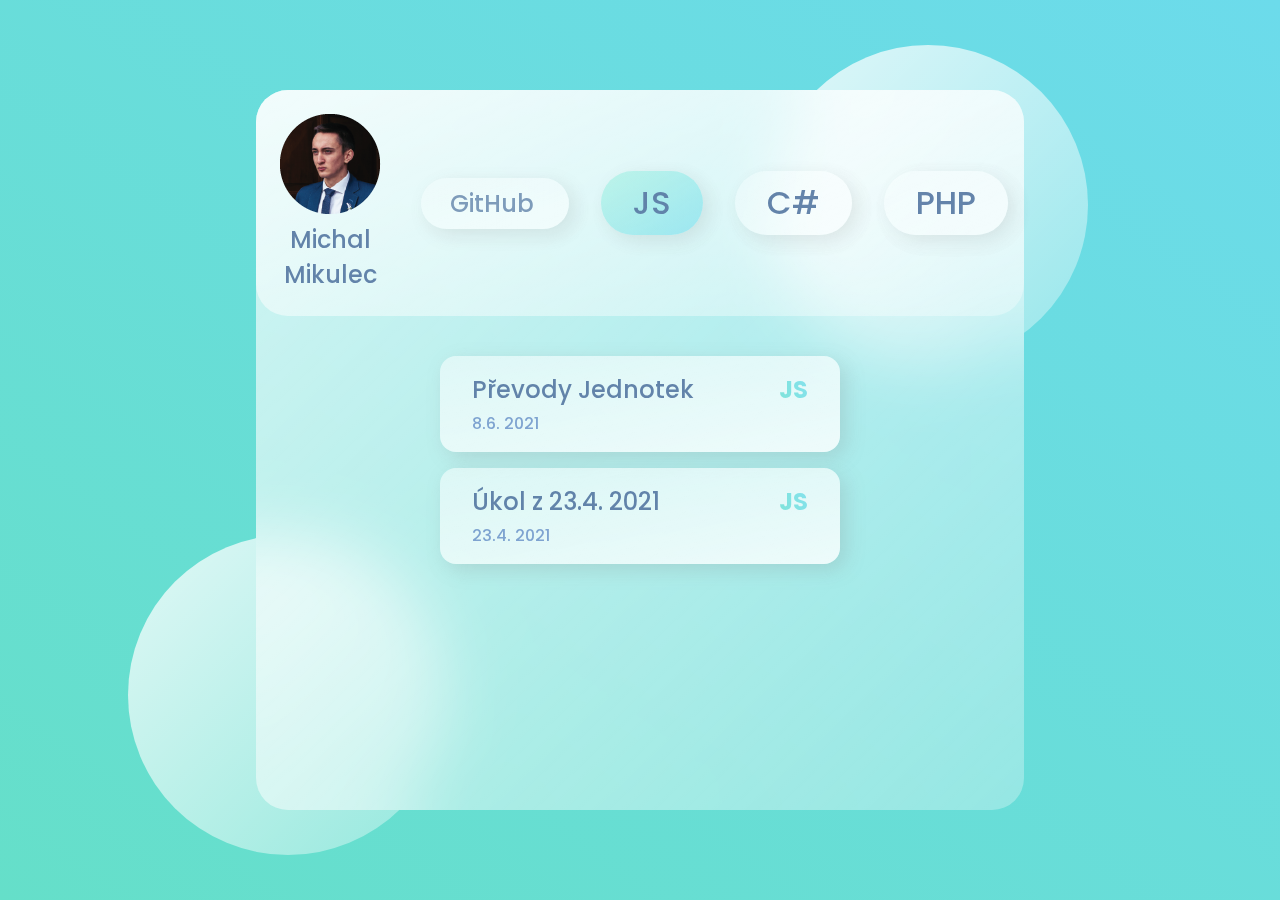
<file: index.html>
<!DOCTYPE html>
<html lang="en" dir="ltr">
  <head>
    <!-- Meta tags -->
    <meta charset="utf-8">
    <meta name="viewport" content="width=device-width, initial-scale=1.0" />

    <!-- Favicon and title -->
    <link rel="icon" href="/resources/fav.png" />
    <title>Mikulec</title>

    <!-- jQuery -->
    <script src="https://ajax.googleapis.com/ajax/libs/jquery/3.5.1/jquery.min.js"></script>
    <!-- Google Fonts -->
    <link rel="preconnect" href="https://fonts.gstatic.com" />
    <link href="https://fonts.googleapis.com/css2?family=Poppins:wght@400;500;700&display=swap" rel="stylesheet" />
    <!-- Fontawesome -->
    <link rel="stylesheet" href="https://cdnjs.cloudflare.com/ajax/libs/font-awesome/5.15.3/css/all.min.css" integrity="sha512-iBBXm8fW90+nuLcSKlbmrPcLa0OT92xO1BIsZ+ywDWZCvqsWgccV3gFoRBv0z+8dLJgyAHIhR35VZc2oM/gI1w==" crossorigin="anonymous" referrerpolicy="no-referrer" />
    <!-- Google Fonts Icons -->
    <link href="https://fonts.googleapis.com/icon?family=Material+Icons" rel="stylesheet" />
    <!-- Custom CSS & JS -->
    <link rel="stylesheet" href="/resources/css.css" /><!-- https://github.com/developedbyed/glass-website -->
    <script src="/resources/js.js" charset="utf-8"></script>

  </head>
  <body>
    <main>
      <div class="glass">

        <div class="dashboard">
          <a href="/pepega" class="user">
            <img src="/resources/me.png" alt="" />
            <h2>Michal Mikulec</h2>
          </a>
          <a href="https://github.com/CNDRD/mikulecmichal.wz.cz/" class="btn github">
            <h2>GitHub <i class="fab fa-github-alt"></i></h2>
          </a>
          <div class="switch-buttons">
            <button class="btn active" id="js" onclick="amogus('js')">JS</button>
            <button class="btn" id="csharp" onclick="amogus('csharp')">C#</button>
            <button class="btn" id="php" onclick="amogus('php')">PHP</button>
          </div>
        </div>

        <!-- JS Cards start -->
        <div class="cards" id='jsCards'>

          <a href="/js/maturita_dec_to_bin" class="card">
            <div class="card-info">
              <h2>Převody Jednotek</h2>
              <p>8.6. 2021</p>
            </div>
            <h2 class="badge">JS</h2>
          </a>

          <a href="/js/ukol_z_23-4-2021" class="card">
            <div class="card-info">
              <h2>Úkol z 23.4. 2021</h2>
              <p>23.4. 2021</p>
            </div>
            <h2 class="badge">JS</h2>
          </a>

        </div>
        <!-- JS Cards end -->

        <!-- C# Cards start -->
        <div class="cards d-none" id='csharpCards'>

          <a href="/csharp/panna_nebo_orel/mikulec.zip" class="card">
            <div class="card-info">
              <h2>Panna nebo orel</h2>
              <p>Úkol z 26.3. 2021 <kbd>.ZIP</kbd> </p>
            </div>
            <h2 class="badge">C#</h2>
          </a>

          <a href="/csharp/2021_03_08_domaci_ukol/sauce.zip" class="card">
            <div class="card-info">
              <h2>Blikací ASCII art text</h2>
              <p>Úkol z 8.3. 2021 <kbd>.ZIP</kbd> </p>
            </div>
            <h2 class="badge">C#</h2>
          </a>

        </div>
        <!-- C# Cards end -->

        <!-- PHP Cards start -->
        <div class="cards d-none" id='phpCards'>

          <a href="/php/maturita_mail" class="card">
            <div class="card-info">
              <h2>Maturita Email</h2>
              <p>8.6. 2021</p>
            </div>
            <h2 class="badge">PHP</h2>
          </a>

          <a href="/php/ukol_do_28-2-2021" class="card">
            <div class="card-info">
              <h2>Úkol do 28.2. 2021</h2>
              <p>19.2. 2021</p>
            </div>
            <h2 class="badge">PHP</h2>
          </a>

          <a href="/php/ukol_do_28-2-2021" class="card">
            <div class="card-info">
              <h2>RGB na HEX</h2>
              <p>19.2. 2021</p>
            </div>
            <h2 class="badge">PHP</h2>
          </a>

          <a href="/php/ukol_do_28-2-2021" class="card">
            <div class="card-info">
              <h2>Práce s polem</h2>
              <p>19.2. 2021</p>
            </div>
            <h2 class="badge">PHP</h2>
          </a>

          <a href="/php/ukol_do_28-2-2021" class="card">
            <div class="card-info">
              <h2>Generování tabulky</h2>
              <p>8.2. 2021</p>
            </div>
            <h2 class="badge">PHP</h2>
          </a>

          <a href="/php/ukol_do_28-2-2021" class="card">
            <div class="card-info">
              <h2>Zadání RGB čísel</h2>
              <p>5.2. 2021</p>
            </div>
            <h2 class="badge">PHP</h2>
          </a>

          <a href="/php/ukol_do_28-2-2021" class="card">
            <div class="card-info">
              <h2><i>Kalkulačka</i> dvou čísel</h2>
              <p>25.1. 2021</p>
            </div>
            <h2 class="badge">PHP</h2>
          </a>

          <a href="/php/ukol_do_28-2-2021" class="card">
            <div class="card-info">
              <h2>Součet dvou čísel</h2>
              <p>22.1. 2021</p>
            </div>
            <h2 class="badge">PHP</h2>
          </a>
        </div>
        <!-- PHP Cards end -->

      </div>
    </main>
    <div class="circle1"></div>
    <div class="circle2"></div>
    <!--WZ-REKLAMA-1.0-->
  </body>
</html>
</file>
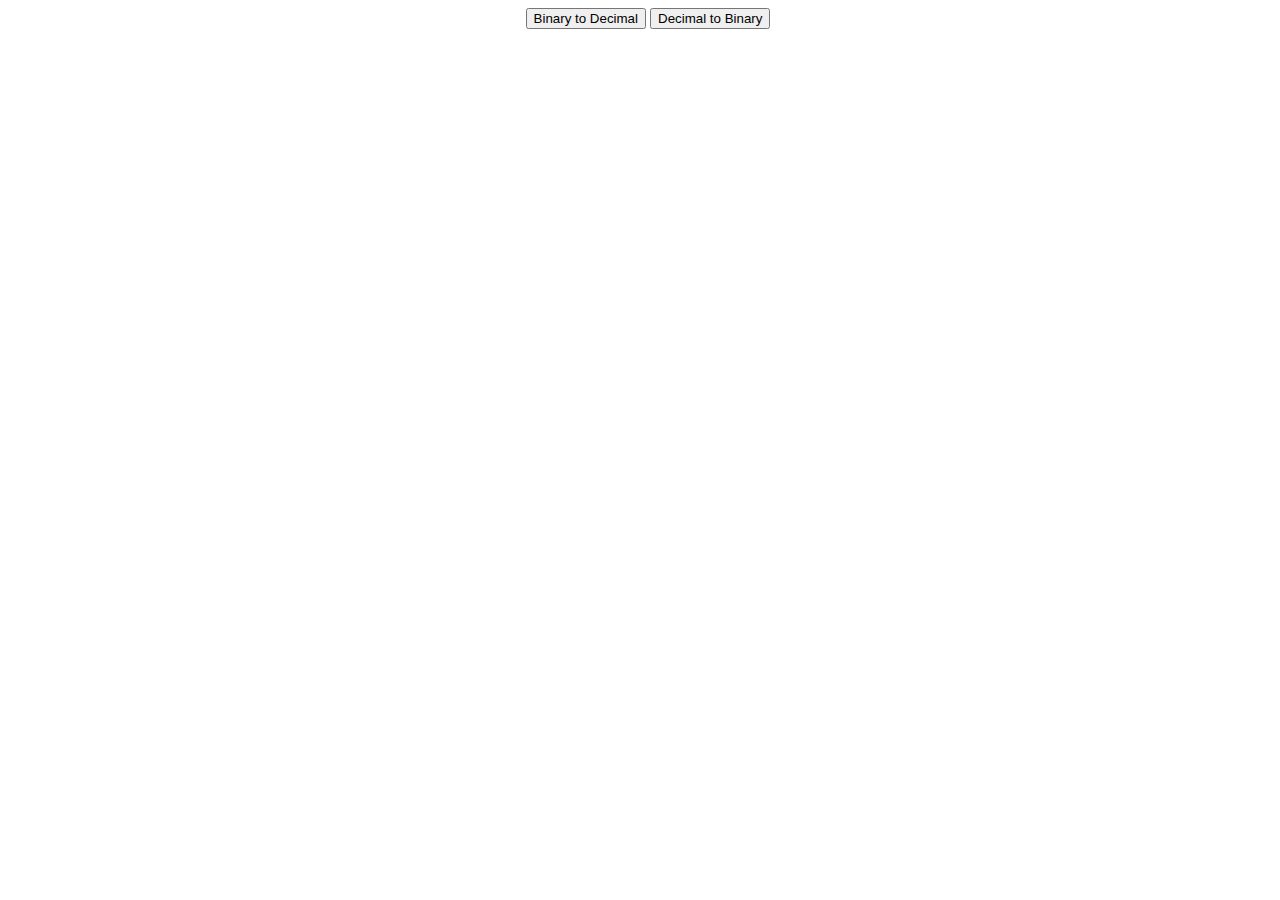
<file: js/maturita_dec_to_bin/index.html>
<!DOCTYPE html>
<html lang="en" dir="ltr" style="width:100%">
  <head>
    <meta charset="utf-8">
    <title>Převody Jednotek</title>

    <style media="screen">
      #zapis{
        text-align:center;
      }
    </style>

  </head>
  <body style="width:100%">

    <center>
      <button type="button" onclick="binToDec()">Binary to Decimal</button>
      <button type="button" onclick="decToBin()">Decimal to Binary</button>
    </center>

    <div id="zapis"></div>


    <script type="text/javascript">
      function binToDec(){
        document.getElementById("zapis").innerHTML = "";

        let zadane = prompt("Zadejte číslo pro převod:");
        while (zadane != parseInt(zadane) || parseInt(zadane) < 0 || parseInt(zadane) > 15) {
          zadane = prompt("Zadejte ČÍSLO pro převod (0-15):");
        }

        let z = parseInt(zadane);

        let a = parseInt( z % 2 );
        let a1 = Math.floor( z / 2 );

        let b = parseInt( a1 % 2 );
        let b1 = Math.floor( a1 / 2 );

        let c = parseInt( b1 % 2 );
        let c1 = Math.floor( b1 / 2 );

        let d = parseInt( c1 % 2 );

        document.getElementById("zapis").innerHTML = `${d}${c}${b}${a}`;
      };

      function decToBin(){
        document.getElementById("zapis").innerHTML = "";

        let z = prompt("Zadejte číslo pro převod:");
        while (z != parseInt(z) || parseInt(z) < 0 || parseInt(z) > 1111) {
          z = prompt("Zadejte ČÍSLO pro převod (0000-1111):");
        }

        z = parseInt(z);

        let a = parseInt( z % 10 * 1 );
        let b = parseInt( z / 10 % 10 * 2 );
        let c = parseInt( z / 100 % 10 * 4 );
        let d = parseInt( z / 1000 * 8 );

        document.getElementById("zapis").innerHTML = `${a + b + c + d}`;

      };

    </script>


  </body>
</html>
</file>
<file: resources/css.css>
* {
  margin: 0;
  padding: 0;
  box-sizing: border-box;
}
body{
  overflow: hidden;
}

main {
  font-family: "Poppins", sans-serif;
  min-height: 100vh;
  background: linear-gradient(to right top, #65dfc9, #6cdbeb);
  display: flex;
  align-items: center;
  justify-content: center;
}

h2 {
  color: #426696;
  font-weight: 500;
  opacity: 0.8;
}

kbd {
  font-family: monospace, monospace;
  font-family: SFMono-Regular, Menlo, Monaco, Consolas, "Liberation Mono", "Courier New", monospace;
  font-size: 1rem;
  line-height: 1;
  padding: 0.1rem 0.5rem;
  margin: 0 0.1rem;
  color: rgba(0, 0, 0, 0.85);
  border: 1px solid rgba(0, 0, 0, 0.2);
  border-radius: 0.4rem;
  -webkit-user-select: none;  /* Chrome all / Safari all */
  -moz-user-select: none;     /* Firefox all */
  -ms-user-select: none;      /* IE 10+ */
  user-select: none;
}


.circle1,
.circle2 {
  background: white;
  background: linear-gradient( to right bottom, rgba(255, 255, 255, 0.8), rgba(255, 255, 255, 0.3) );
  height: 20rem;
  width: 20rem;
  position: absolute;
  border-radius: 50%;
}
.circle1 { top: 5%; right: 15%; }
.circle2 { bottom: 5%; left: 10%; }


.btn {
  width: 50%;
  color: #426696;
  background: linear-gradient( to right bottom, rgba(255, 255, 255, 0.3), rgba(255, 255, 255, 0.7) );
  opacity: 0.8;
  font-family: "Poppins", sans-serif;
  font-weight: 500;
  font-size: 2rem;
  margin: 1rem;
  padding: 0.5rem 2rem 0.5rem 2rem;
  border: none;
  border-radius: 2rem;
  box-shadow: 6px 6px 20px rgba(122, 122, 122, 0.212);
  will-change: transform;
  transition: transform 250ms ease;
}
.btn:hover{
  cursor: pointer;
  transform: translateY(-5px);
}
.btn:active {
  outline: none;
  border: none;
}
.btn:focus {
  outline: none;
}
.btn.active {
  background: linear-gradient( to right bottom, rgba(111, 233, 201, 0.4), rgba(108, 219, 235, 0.7) );
}

.btn.github {
  text-decoration: none;
  width: auto;
  font-size: 1rem;
}
.btn.github:hover {
  transform: scale(1.2);
}
.btn.github h2 {
  display: flex;
  flex-direction: row;
  align-items: center;
  justify-content: center;
  flex-wrap: nowrap;
}
.btn.github h2 i {
  margin-left: 7%;
}

.glass {
  width: 60%;
  background: white;
  min-height: 80vh;
  max-height: 80vh;
  background: linear-gradient( to right bottom, rgba(255, 255, 255, 0.7), rgba(255, 255, 255, 0.3) );
  border-radius: 2rem;
  z-index: 2;
  backdrop-filter: blur(2rem);
  display: flex;
  flex-direction: column;
}


.dashboard {
  display: flex;
  flex-direction: row;
  align-items: center;
  justify-content: space-evenly;
  text-align: center;

  background: linear-gradient( to right bottom, rgba(255, 255, 255, 0.7), rgba(255, 255, 255, 0.3) );
  border-radius: 2rem;
}
.user{
  margin: 1.5rem 0.5rem 1.5rem 0.5rem;
  text-decoration: none;
}
.switch-buttons{
  display: flex;
  flex-direction: row;
  align-items: center;
  justify-content: space-evenly;
  text-align: center;
}

.cards{
  margin: 2rem;
  display: flex;
  flex-direction: row;
  flex-wrap: wrap;
  justify-content: center;
  align-items: center;
}
.cards a {
  text-decoration: none;
}

.card {
  height: 6rem;
  width: 25rem;
  display: flex;
  justify-content: space-between;
  background: linear-gradient( to left top, rgba(255, 255, 255, 0.8), rgba(255, 255, 255, 0.5) );
  border-radius: 1rem;
  margin: 0.5rem 1rem;
  padding: 1rem 2rem 1rem 2rem;
  box-shadow: 6px 6px 20px rgba(122, 122, 122, 0.212);
  will-change: transform;
  transition: transform 250ms ease;
}
.card:hover{
  transform: scale(1.07);
}
.card .badge{
  margin-left: 0.5rem;
  font-weight: bold;
  background: linear-gradient(to right top, #65dfc9, #6cdbeb);
  -webkit-background-clip: text;
  -webkit-text-fill-color: transparent;
}

.card-info {
  display: flex;
  flex-direction: column;
  justify-content: space-between;
}
.card-info p {
  color: #658ec6;
  font-weight: 500;
  opacity: 0.8;
}



/* Halfmoon Steal-sesh */
/* Display */
.d-none{
  display: none !important;
}
/* Grid */
.row {
  display: -webkit-box;
  display: -webkit-flex;
  display: -ms-flexbox;
  display: flex;
  -webkit-flex-wrap: wrap;
  -ms-flex-wrap: wrap;
  flex-wrap: wrap;
}
.col {
  position: relative;
  width: 100%;
  max-width: 100%;
  -webkit-flex-basis: 0;
  -ms-flex-preferred-size: 0;
  flex-basis: 0;
  -webkit-box-flex: 1;
  -webkit-flex-grow: 1;
  -ms-flex-positive: 1;
  flex-grow: 1;
}
</file>
